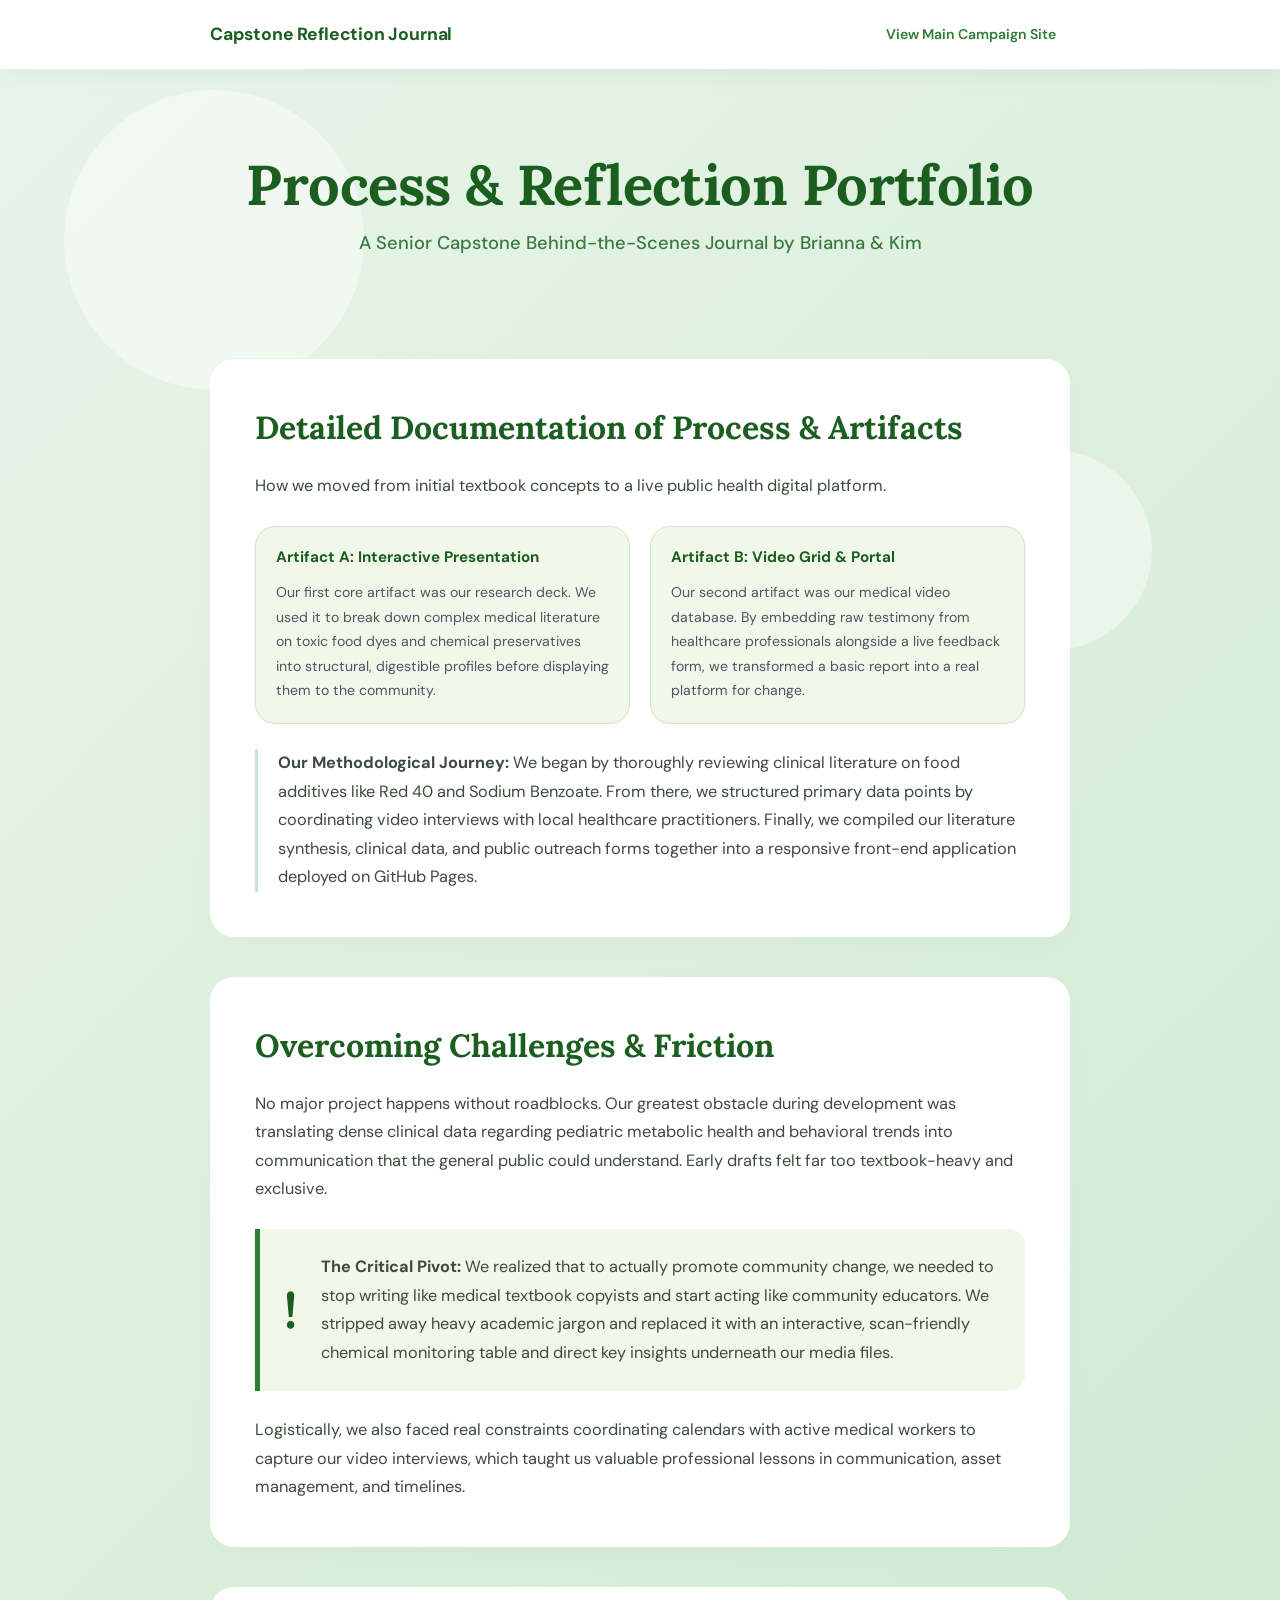
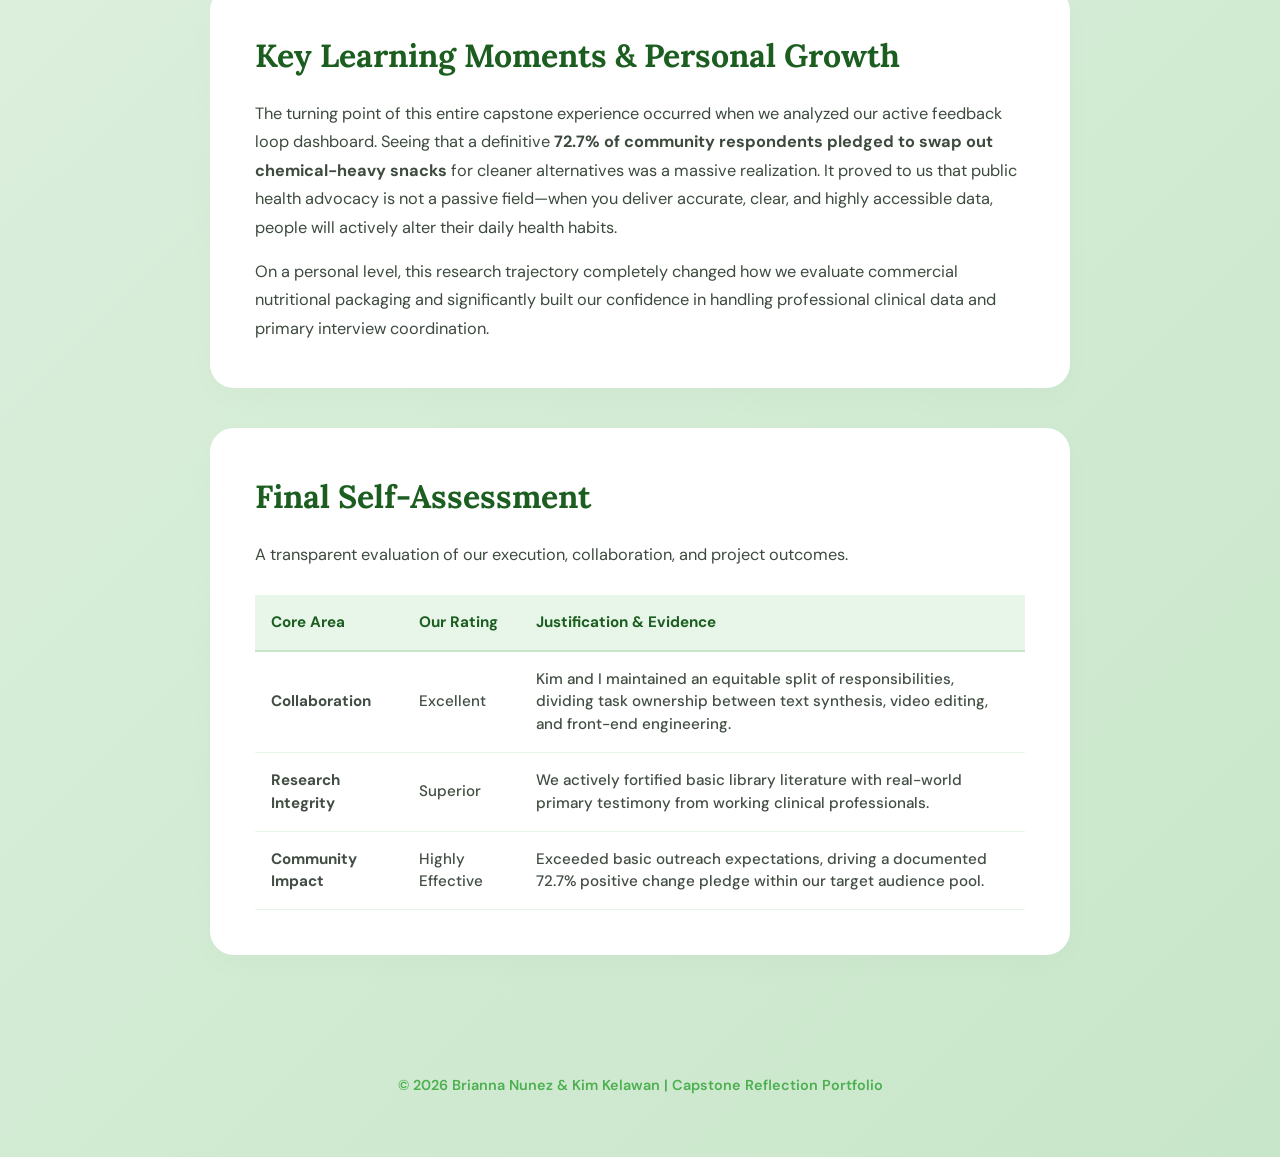
<file: portfolio.html>
<!DOCTYPE html>
<html lang="en">
<head>
    <meta charset="UTF-8">
    <meta name="viewport" content="width=device-width, initial-scale=1.0">
    <title>Process & Reflection Portfolio | Brianna & Kim</title>
    
    <link rel="preconnect" href="https://fonts.googleapis.com">
    <link rel="preconnect" href="https://fonts.gstatic.com" crossorigin>
    <link href="https://fonts.googleapis.com/css2?family=DM+Sans:wght@400;500;600;700&family=Lora:ital,wght@0,600;0,700;1,400&display=swap" rel="stylesheet">
    
    <link rel="stylesheet" href="style.css">
</head>
<body>

    <div class="background-shapes">
        <div class="shape shape-1"></div>
        <div class="shape shape-2"></div>
        <div class="shape shape-3"></div>
    </div>

    <nav class="navbar">
        <div class="nav-container">
            <a href="index.html" class="nav-logo">Capstone Reflection Journal</a>
            <div class="nav-links">
                <a href="index.html">View Main Campaign Site</a>
            </div>
        </div>
    </nav>

    <header>
        <h1>Process & Reflection Portfolio</h1>
        <p>A Senior Capstone Behind-the-Scenes Journal by Brianna & Kim</p>
    </header>

    <main>
        <section id="process-deep" class="card">
            <h2>Detailed Documentation of Process & Artifacts</h2>
            <p class="section-intro">How we moved from initial textbook concepts to a live public health digital platform.</p>
            
            <div class="video-grid-new" style="grid-template-columns: repeat(2, 1fr); margin-bottom: 25px;">
                <div class="video-block-new">
                    <h3>Artifact A: Interactive Presentation</h3>
                    <p style="font-size: 0.88rem; color: #4b5563;">Our first core artifact was our research deck. We used it to break down complex medical literature on toxic food dyes and chemical preservatives into structural, digestible profiles before displaying them to the community.</p>
                </div>
                <div class="video-block-new">
                    <h3>Artifact B: Video Grid & Portal</h3>
                    <p style="font-size: 0.88rem; color: #4b5563;">Our second artifact was our medical video database. By embedding raw testimony from healthcare professionals alongside a live feedback form, we transformed a basic report into a real platform for change.</p>
                </div>
            </div>

            <div style="margin-top: 25px; border-left: 3px solid #c8e6c9; padding-left: 20px;">
                <p><strong>Our Methodological Journey:</strong> We began by thoroughly reviewing clinical literature on food additives like Red 40 and Sodium Benzoate. From there, we structured primary data points by coordinating video interviews with local healthcare practitioners. Finally, we compiled our literature synthesis, clinical data, and public outreach forms together into a responsive front-end application deployed on GitHub Pages.</p>
            </div>
        </section>

        <section id="challenges" class="card">
            <h2>Overcoming Challenges & Friction</h2>
            <p>No major project happens without roadblocks. Our greatest obstacle during development was translating dense clinical data regarding pediatric metabolic health and behavioral trends into communication that the general public could understand. Early drafts felt far too textbook-heavy and exclusive.</p>
            
            <div class="data-impact-box">
                <span class="stat-number">!</span>
                <p class="stat-text"><strong>The Critical Pivot:</strong> We realized that to actually promote community change, we needed to stop writing like medical textbook copyists and start acting like community educators. We stripped away heavy academic jargon and replaced it with an interactive, scan-friendly chemical monitoring table and direct key insights underneath our media files.</p>
            </div>
            
            <p>Logistically, we also faced real constraints coordinating calendars with active medical workers to capture our video interviews, which taught us valuable professional lessons in communication, asset management, and timelines.</p>
        </section>

        <section id="learning" class="card">
            <h2>Key Learning Moments & Personal Growth</h2>
            <p>The turning point of this entire capstone experience occurred when we analyzed our active feedback loop dashboard. Seeing that a definitive <strong>72.7% of community respondents pledged to swap out chemical-heavy snacks</strong> for cleaner alternatives was a massive realization. It proved to us that public health advocacy is not a passive field—when you deliver accurate, clear, and highly accessible data, people will actively alter their daily health habits.</p>
            <p style="margin-top: 15px;">On a personal level, this research trajectory completely changed how we evaluate commercial nutritional packaging and significantly built our confidence in handling professional clinical data and primary interview coordination.</p>
        </section>

        <section id="assessment" class="card">
            <h2>Final Self-Assessment</h2>
            <p class="section-intro">A transparent evaluation of our execution, collaboration, and project outcomes.</p>
            
            <table class="chemical-table">
                <thead>
                    <tr>
                        <th>Core Area</th>
                        <th>Our Rating</th>
                        <th>Justification & Evidence</th>
                    </tr>
                </thead>
                <tbody>
                    <tr>
                        <td><strong>Collaboration</strong></td>
                        <td>Excellent</td>
                        <td>Kim and I maintained an equitable split of responsibilities, dividing task ownership between text synthesis, video editing, and front-end engineering.</td>
                    </tr>
                    <tr>
                        <td><strong>Research Integrity</strong></td>
                        <td>Superior</td>
                        <td>We actively fortified basic library literature with real-world primary testimony from working clinical professionals.</td>
                    </tr>
                    <tr>
                        <td><strong>Community Impact</strong></td>
                        <td>Highly Effective</td>
                        <td>Exceeded basic outreach expectations, driving a documented 72.7% positive change pledge within our target audience pool.</td>
                    </tr>
                </tbody>
            </table>
        </section>
    </main>

    <footer>
        <p>&copy; 2026 Brianna Nunez & Kim Kelawan | Capstone Reflection Portfolio</p>
    </footer>

</body>
</html>
</file>
<file: style.css>
* { 
    margin: 0; 
    padding: 0; 
    box-sizing: border-box; 
}

html { 
    scroll-behavior: smooth; 
    scroll-padding-top: 100px; 
}

body {
    font-family: 'DM Sans', -apple-system, BlinkMacSystemFont, "Segoe UI", Roboto, sans-serif;
    background: linear-gradient(135deg, #e8f5e9, #c8e6c9);
    min-height: 100vh;
    overflow-x: hidden;
    position: relative;
    color: #2c3e2e;
    line-height: 1.5;
}

/* --- Fixed Sticky Navbar --- */
.navbar {
    position: sticky;
    top: 0;
    width: 100%;
    background: rgba(255, 255, 255, 0.95);
    backdrop-filter: blur(12px);
    -webkit-backdrop-filter: blur(12px);
    box-shadow: 0 4px 25px rgba(0, 0, 0, 0.05);
    z-index: 1000;
    padding: 16px 0;
    display: block;
}

.nav-container {
    max-width: 900px;
    margin: 0 auto;
    padding: 0 20px;
    display: flex;
    justify-content: space-between;
    align-items: center;
}

.nav-logo {
    font-weight: 700;
    font-size: 1.1rem;
    color: #1b5e20;
    text-decoration: none;
    letter-spacing: -0.01em;
}

.nav-links {
    display: flex;
    gap: 12px;
}

.nav-links a {
    text-decoration: none;
    color: #2e7d32;
    font-weight: 600;
    font-size: 0.88rem;
    padding: 8px 14px;
    border-radius: 10px;
    transition: all 0.2s ease;
}

.nav-links a:hover {
    background-color: #e8f5e9;
    color: #1b5e20;
}

/* Background Animated Canvas Elements */
.background-shapes {
    position: fixed;
    top: 0; left: 0; width: 100%; height: 100%;
    z-index: -1;
    overflow: hidden;
    pointer-events: none;
}

.shape {
    position: absolute;
    background: rgba(255, 255, 255, 0.45);
    border-radius: 50%;
    animation: drift 15s infinite ease-in-out;
}

.shape-1 { width: 300px; height: 300px; top: 10%; left: 5%; }
.shape-2 { width: 200px; height: 200px; top: 50%; right: 10%; animation-delay: -5s; }
.shape-3 { width: 150px; height: 150px; bottom: 10%; left: 20%; animation-delay: -10s; }

@keyframes drift {
    0%, 100% { transform: translateY(0) scale(1); }
    50% { transform: translateY(-50px) scale(1.05); }
}

header {
    min-height: 30vh;
    display: flex;
    flex-direction: column;
    justify-content: center;
    align-items: center;
    text-align: center;
    padding: 40px 20px;
}

header h1 { 
    font-family: 'Lora', Georgia, serif;
    font-size: 3.5rem; 
    font-weight: 700;
    margin: 0; 
    color: #1b5e20; 
    letter-spacing: -0.01em;
    line-height: 1.2;
}

header p { 
    font-size: 1.15rem; 
    color: #3b7a42; 
    font-weight: 500;
    margin-top: 12px;
}

main { 
    max-width: 900px; 
    margin: 0 auto; 
    padding: 20px; 
    display: block;
}

/* Structural Grid Cards */
.card {
    background: white;
    padding: 45px;
    margin-bottom: 40px;
    border-radius: 24px;
    box-shadow: 0 10px 30px rgba(0,0,0,0.02);
    display: block;
    width: 100%;
    clear: both;
}

.card p {
    font-size: 1.02rem;
    line-height: 1.75;
    color: #3d4a3e;
    font-weight: 400;
}

h2 { 
    font-family: 'Lora', Georgia, serif;
    color: #1b5e20; 
    margin-top: 0; 
    font-size: 2rem; 
    margin-bottom: 20px; 
    font-weight: 700;
}

.section-intro {
    margin-bottom: 25px;
    font-weight: 500;
    color: #558b2f;
}

/* --- Clean Process Methodology Layout --- */
.horizontal-process-track {
    display: flex;
    gap: 20px;
    margin-top: 25px;
    width: 100%;
}

.process-step {
    flex: 1;
    background-color: #f1f8e9;
    border: 1px solid #c8e6c9;
    padding: 20px;
    border-radius: 16px;
}

.step-header {
    display: flex;
    align-items: center;
    gap: 10px;
    margin-bottom: 12px;
}

.step-number {
    background-color: #2e7d32;
    color: white;
    width: 26px;
    height: 26px;
    border-radius: 50%;
    display: flex;
    align-items: center;
    justify-content: center;
    font-weight: 700;
    font-size: 0.85rem;
    flex-shrink: 0;
}

.process-step h3 {
    color: #1b5e20;
    font-size: 1rem;
    font-weight: 700;
    margin: 0;
}

.process-step p {
    font-size: 0.9rem;
    line-height: 1.6;
    color: #4b5563;
}

/* --- Video Section Elements --- */
.video-grid-new {
    display: grid;
    grid-template-columns: repeat(3, 1fr);
    gap: 20px;
    margin-top: 25px;
    width: 100%;
}

.video-block-new {
    background-color: #f1f8e9;
    padding: 20px;
    border-radius: 20px;
    border: 1px solid #c8e6c9;
    display: flex;
    flex-direction: column;
}

.video-block-new h3 {
    color: #1b5e20;
    font-size: 0.95rem;
    margin-bottom: 12px;
    font-weight: 700;
    line-height: 1.4;
}

.video-wrapper-new {
    width: 100%;
    border-radius: 12px;
    overflow: hidden;
    background: #000;
    box-shadow: 0 4px 12px rgba(0,0,0,0.04);
}

.video-wrapper-new video {
    width: 100%;
    height: auto;
    display: block;
}

.interview-notes {
    margin-top: 15px;
    font-size: 0.88rem;
    line-height: 1.5;
    color: #424e43;
    border-top: 1px dashed #c8e6c9;
    padding-top: 12px;
}

.interview-notes strong {
    color: #1b5e20;
    display: block;
    margin-bottom: 4px;
}

/* --- Community Metric Callout --- */
.data-impact-box {
    background-color: #f1f8e9;
    border-left: 5px solid #2e7d32;
    padding: 24px;
    border-radius: 0 16px 16px 0;
    margin: 25px 0;
    display: flex;
    align-items: center;
    gap: 24px;
    width: 100%;
}

.stat-number {
    font-family: 'Lora', Georgia, serif;
    font-size: 3.2rem;
    font-weight: 700;
    color: #1b5e20;
    line-height: 1;
}

.stat-text {
    font-size: 0.98rem;
    line-height: 1.6;
    color: #2c3e2e;
}

.form-prompt {
    margin-bottom: 15px;
}

/* --- Native Tables & Media Wrappers --- */
.chemical-table { width: 100%; border-collapse: collapse; margin-top: 25px; font-size: 0.95rem; }
.chemical-table th { background-color: #e8f5e9; color: #1b5e20; padding: 16px; text-align: left; border-bottom: 2px solid #c8e6c9; font-weight: 700; }
.chemical-table td { padding: 16px; border-bottom: 1px solid #e8f5e9; color: #424e43; font-weight: 500; }

.iframe-wrapper { margin-top: 20px; border: 8px solid #f1f8e9; border-radius: 18px; overflow: hidden; width: 100%; }
iframe { width: 100%; height: 500px; border: none; display: block; }

footer { text-align: center; padding: 60px 20px; color: #4caf50; font-size: 0.9rem; font-weight: 600; clear: both; }

/* Responsive Grid Fallbacks */
@media (max-width: 850px) {
    .nav-container { flex-direction: column; gap: 12px; }
    .nav-links { flex-wrap: wrap; justify-content: center; gap: 8px; }
    html { scroll-padding-top: 140px; }
    header h1 { font-size: 2.3rem; }
    .horizontal-process-track { flex-direction: column; gap: 20px; }
    .video-grid-new { grid-template-columns: 1fr; }
    .data-impact-box { flex-direction: column; align-items: flex-start; gap: 12px; }
    .card { padding: 30px 20px; }
}
</file>
